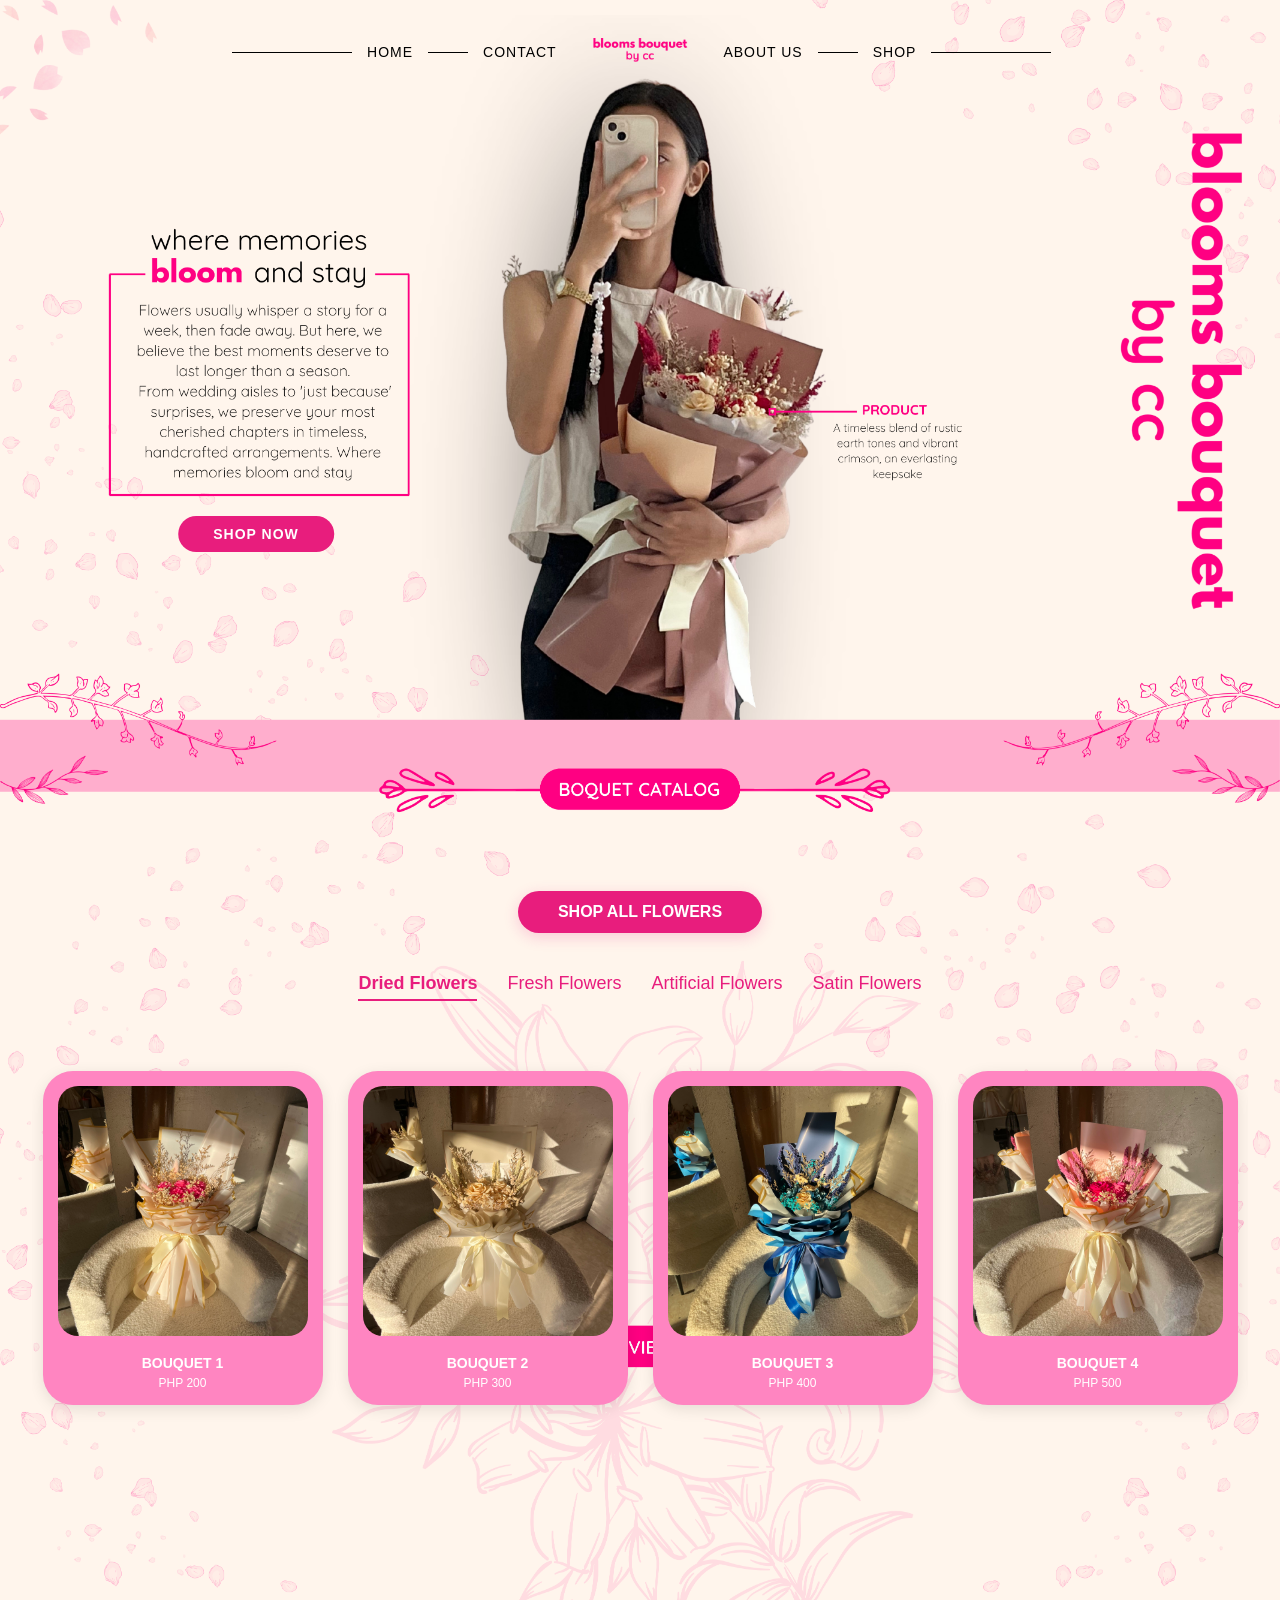
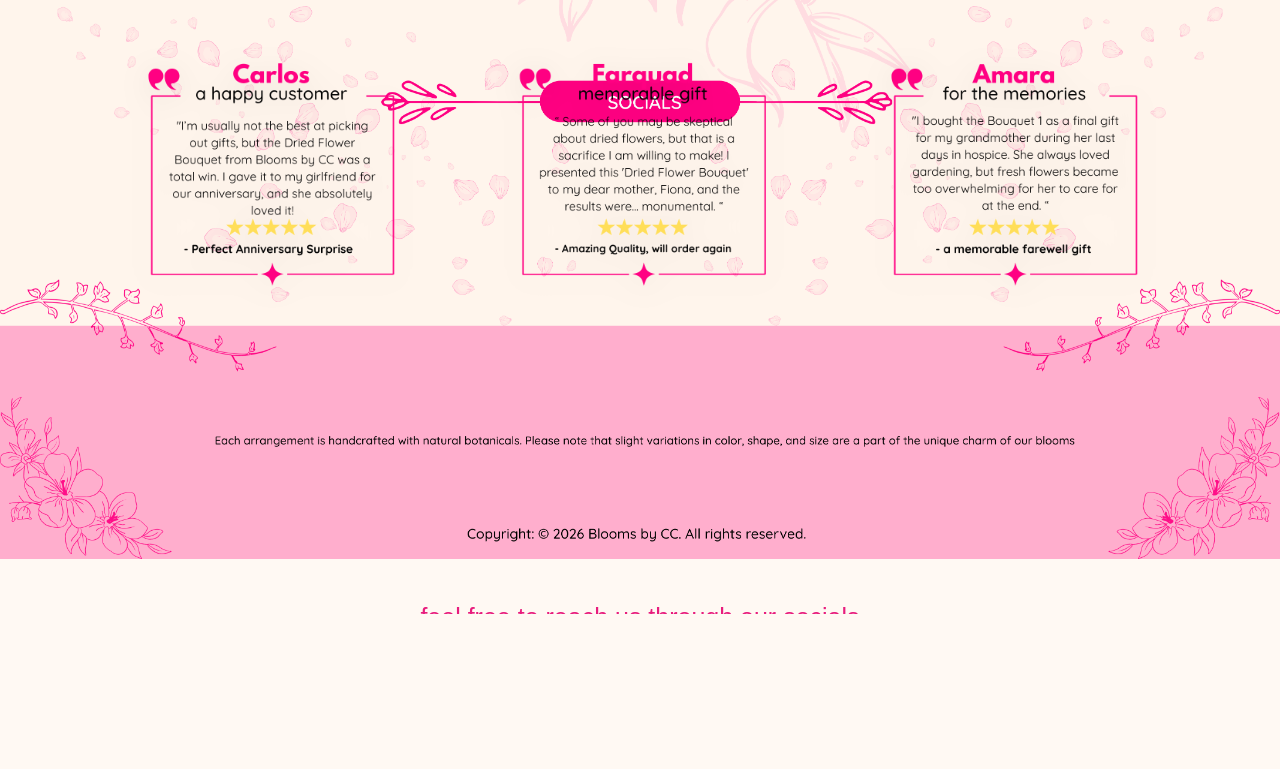
<file: index.html>
<!DOCTYPE html>
<html lang="en">
<head>

<!-- Google tag (gtag.js) -->
<script async src="https://www.googletagmanager.com/gtag/js?id=G-JG6QXKCS81"></script>
<script>
  window.dataLayer = window.dataLayer || [];
  function gtag(){dataLayer.push(arguments);}
  gtag('js', new Date());

  gtag('config', 'G-JG6QXKCS81');
</script>


    <meta charset="UTF-8">
    <meta name="viewport" content="width=device-width, initial-scale=1.0">
    <title>Blooms by CC</title>
    <link rel="stylesheet" href="style.css">
</head>
<body>
    <div class="main-background">
        <a href="shop.html" class="shop-now-btn">SHOP NOW</a>
        <nav class="navbar">
            <div class="nav-section">
                <span class="nav-line long"></span>
                <a href="index.html" class="nav-item">HOME</a>
                <span class="nav-line short"></span>
                <a href="contact.html" class="nav-item">CONTACT</a>
            </div>
            <div class="nav-logo">
                <img src="images/logo1.png" alt="Blooms by CC Logo">
            </div>
            <div class="nav-section">
                <a href="about.html" class="nav-item">ABOUT US</a>
                <span class="nav-line short"></span>
                <a href="shop.html" class="nav-item">SHOP</a>
                <span class="nav-line long"></span>
            </div>
        </nav>

        <section class="catalog-overlay">
            <div class="shop-now-container">
                <a href="shop.html" class="catalog-shop-btn">SHOP ALL FLOWERS</a>
                <div class="socials-container">
                    <p class="socials-text">feel free to reach us through our socials</p>
                    <div class="socials-icons">
                        <a href="https://www.facebook.com/profile.php?id=61555575451490" target="_blank" class="social-link"><img src="images/facebooklogo.png" alt="Facebook"></a>
                        <a href="https://www.facebook.com/profile.php?id=61555575451490" target="_blank" class="social-link"><img src="images/messengerlogo.png" alt="Messenger"></a>
                    </div>
                </div>
            </div>

            <div class="reviews-container">
                <div class="review-item"><img src="images/rev1.png" alt="Carlos Review"></div>
                <div class="review-item"><img src="images/rev2.png" alt="Farquaad Review"></div>
                <div class="review-item"><img src="images/rev3.png" alt="Amara Review"></div>
            </div>

            <div class="category-nav">
                <button class="cat-btn active" onclick="moveRibbon(0)">Dried Flowers</button>
                <button class="cat-btn" onclick="moveRibbon(1)">Fresh Flowers</button>
                <button class="cat-btn" onclick="moveRibbon(2)">Artificial Flowers</button>
                <button class="cat-btn" onclick="moveRibbon(3)">Satin Flowers</button>
            </div>

            <div class="gallery-viewport">
                <div class="slider-ribbon" id="flowerRibbon">
                    <div class="category-group">
                        <div class="card-grid">
                            <div class="flower-card"><img src="images/boq1.jpg"><div class="card-info"><h3>BOUQUET 1</h3><p>PHP 200</p></div></div>
                            <div class="flower-card"><img src="images/boq2.jpg"><div class="card-info"><h3>BOUQUET 2</h3><p>PHP 300</p></div></div>
                            <div class="flower-card"><img src="images/boq3.jpg"><div class="card-info"><h3>BOUQUET 3</h3><p>PHP 400</p></div></div>
                            <div class="flower-card"><img src="images/boq4.jpg"><div class="card-info"><h3>BOUQUET 4</h3><p>PHP 500</p></div></div>
                        </div>
                    </div>
                    <div class="category-group"><div class="card-grid"><div class="flower-card"><img src="images/comingsoon.png"></div><div class="flower-card"><img src="images/comingsoon.png"></div><div class="flower-card"><img src="images/comingsoon.png"></div><div class="flower-card"><img src="images/comingsoon.png"></div></div></div>
                    <div class="category-group"><div class="card-grid"><div class="flower-card"><img src="images/comingsoon.png"></div><div class="flower-card"><img src="images/comingsoon.png"></div><div class="flower-card"><img src="images/comingsoon.png"></div><div class="flower-card"><img src="images/comingsoon.png"></div></div></div>
                    <div class="category-group"><div class="card-grid"><div class="flower-card"><img src="images/comingsoon.png"></div><div class="flower-card"><img src="images/comingsoon.png"></div><div class="flower-card"><img src="images/comingsoon.png"></div><div class="flower-card"><img src="images/comingsoon.png"></div></div></div>
                </div>
            </div>
        </section>
    </div>
    <script src="app.js"></script>
</body>
</html>
</file>
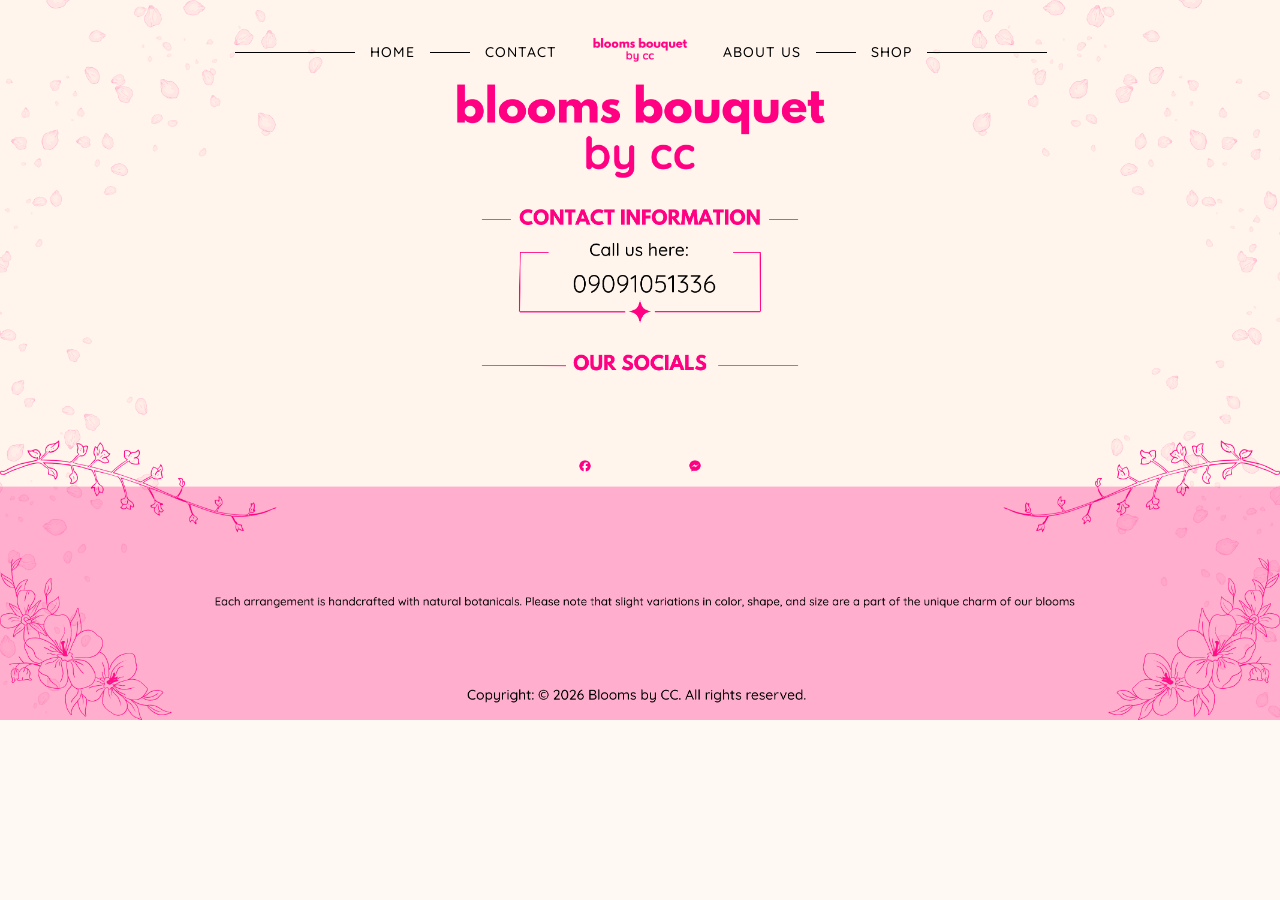
<file: contact.html>
<!DOCTYPE html>
<html lang="en">
<head>

<!-- Google tag (gtag.js) -->
<script async src="https://www.googletagmanager.com/gtag/js?id=G-JG6QXKCS81"></script>
<script>
  window.dataLayer = window.dataLayer || [];
  function gtag(){dataLayer.push(arguments);}
  gtag('js', new Date());

  gtag('config', 'G-JG6QXKCS81');
</script>

    <meta charset="UTF-8">
    <meta name="viewport" content="width=device-width, initial-scale=1.0">
    <title>Contact - Blooms by CC</title>
    <link rel="stylesheet" href="style.css">
    <link href="https://fonts.googleapis.com/css2?family=League+Spartan:wght@400;600&family=Quicksand:wght@400;500;700&display=swap" rel="stylesheet">
    <style>
        /* Specific styling to overlay social icons over the background image */
        .contact-container {
            position: relative;
            width: 100%;
            line-height: 0;
        }

        .contact-bg {
            width: 100%;
            height: auto;
            display: block;
        }

        .social-overlay {
            position: absolute;
            /* Adjust this percentage to move icons up or down based on your image */
            top: 65%; 
            left: 50%;
            transform: translate(-50%, -50%);
            display: flex;
            gap: 30px;
            line-height: normal;
        }

        .social-icon-btn {
            width: 50px; /* Adjust size of icons here */
            height: auto;
            transition: transform 0.2s ease;
        }

        .social-icon-btn:hover {
            transform: scale(1.1);
        }
    </style>
</head>
<body style="margin:0; padding:0; background-color: #FFF9F3;">

    <nav class="navbar">
        <div class="nav-section">
            <span class="nav-line long"></span>
            <a href="index.html" class="nav-item">HOME</a>
            <span class="nav-line short"></span>
            <a href="contact.html" class="nav-item">CONTACT</a>
        </div>

        <div class="nav-logo">
            <img src="images/logo1.png" alt="Blooms by CC Logo">
        </div>

        <div class="nav-section">
            <a href="about.html" class="nav-item">ABOUT US</a>
            <span class="nav-line short"></span>
            <a href="shop.html" class="nav-item">SHOP</a>
            <span class="nav-line long"></span>
        </div>
    </nav>

    <div class="contact-container">
        <img src="images/contact.png" alt="Contact Information" class="contact-bg">

        <div class="social-overlay">
            <a href="https://www.facebook.com/profile.php?id=61555575451490" target="_blank">
                <img src="images/facebooklogo.png" alt="Facebook" class="social-icon-btn">
            </a>
            <a href="https://m.me/61555575451490" target="_blank">
                <img src="images/messengerlogo.png" alt="Messenger" class="social-icon-btn">
            </a>
        </div>
    </div>

</body>
</html>
</file>
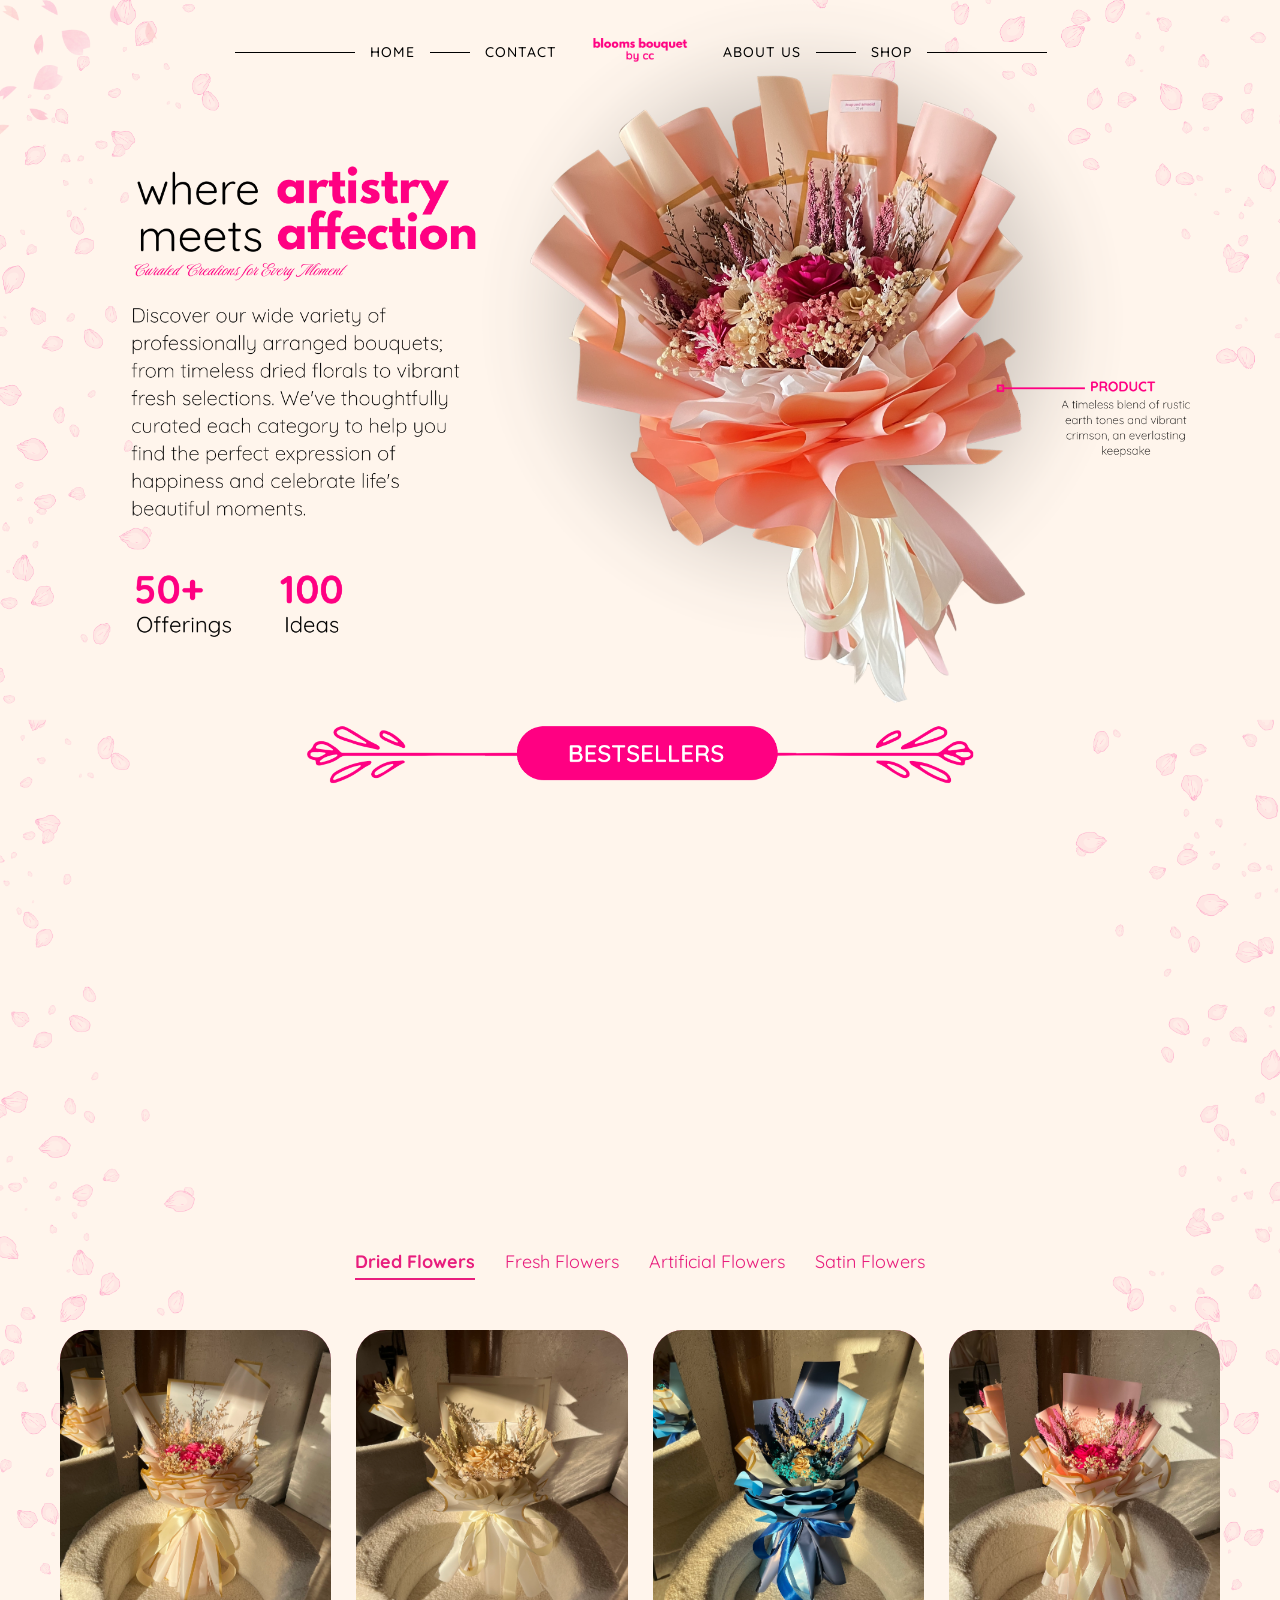
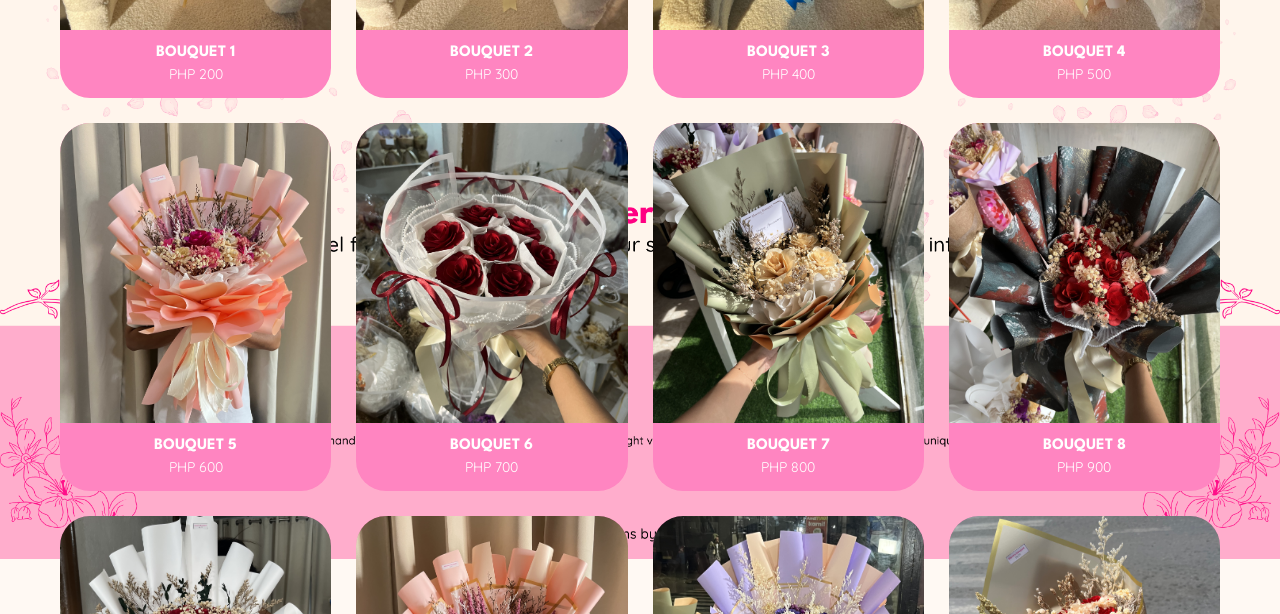
<file: shop.html>
<!DOCTYPE html>
<html lang="en">
<head>

<!-- Google tag (gtag.js) -->
<script async src="https://www.googletagmanager.com/gtag/js?id=G-JG6QXKCS81"></script>
<script>
  window.dataLayer = window.dataLayer || [];
  function gtag(){dataLayer.push(arguments);}
  gtag('js', new Date());

  gtag('config', 'G-JG6QXKCS81');
</script>


    <meta charset="UTF-8">
    <meta name="viewport" content="width=device-width, initial-scale=1.0">
    <title>Shop - Blooms by CC</title>
    <link rel="stylesheet" href="style.css">
    <link href="https://fonts.googleapis.com/css2?family=League+Spartan:wght@400;600&family=Quicksand:wght@400;500;700&display=swap" rel="stylesheet">
</head>
<body>

    <div class="shop-only-background">
        <nav class="navbar">
            <div class="nav-section">
                <span class="nav-line long"></span>
                <a href="index.html" class="nav-item">HOME</a>
                <span class="nav-line short"></span>
                <a href="contact.html" class="nav-item">CONTACT</a>
            </div>

            <div class="nav-logo">
                <img src="images/logo1.png" alt="Blooms by CC Logo">
            </div>

            <div class="nav-section">
                <a href="about.html" class="nav-item">ABOUT US</a>
                <span class="nav-line short"></span>
                <a href="shop.html" class="nav-item">SHOP</a>
                <span class="nav-line long"></span>
            </div>
        </nav>

        <section class="shop-content-overlay">
            <div class="category-nav">
                <button class="cat-btn active" onclick="slideShop(0, this)">Dried Flowers</button>
                <button class="cat-btn" onclick="slideShop(1, this)">Fresh Flowers</button>
                <button class="cat-btn" onclick="slideShop(2, this)">Artificial Flowers</button>
                <button class="cat-btn" onclick="slideShop(3, this)">Satin Flowers</button>
            </div>

            <div class="shop-viewport">
                <div class="shop-ribbon" id="shopRibbon">
                    
                    <div class="shop-section">
                        <div class="carousel-grid">
                            <a href="images/payment.png" target="_blank" class="card-link"><div class="carousel-card"><div class="card-media-stack"><img src="images/boq1.jpg" class="main-image"><div class="text-description"><h3>BOUQUET 1</h3><p>Click to pay via GCash QR code.</p></div></div><div class="card-meta"><p class="boq-name">BOUQUET 1</p><p class="boq-price">PHP 200</p></div></div></a>
                            <a href="images/payment.png" target="_blank" class="card-link"><div class="carousel-card"><div class="card-media-stack"><img src="images/boq2.jpg" class="main-image"><div class="text-description"><h3>BOUQUET 2</h3><p>Click to pay via GCash QR code.</p></div></div><div class="card-meta"><p class="boq-name">BOUQUET 2</p><p class="boq-price">PHP 300</p></div></div></a>
                            <a href="images/payment.png" target="_blank" class="card-link"><div class="carousel-card"><div class="card-media-stack"><img src="images/boq3.jpg" class="main-image"><div class="text-description"><h3>BOUQUET 3</h3><p>Click to pay via GCash QR code.</p></div></div><div class="card-meta"><p class="boq-name">BOUQUET 3</p><p class="boq-price">PHP 400</p></div></div></a>
                            <a href="images/payment.png" target="_blank" class="card-link"><div class="carousel-card"><div class="card-media-stack"><img src="images/boq4.jpg" class="main-image"><div class="text-description"><h3>BOUQUET 4</h3><p>Click to pay via GCash QR code.</p></div></div><div class="card-meta"><p class="boq-name">BOUQUET 4</p><p class="boq-price">PHP 500</p></div></div></a>
                            <a href="images/payment.png" target="_blank" class="card-link"><div class="carousel-card"><div class="card-media-stack"><img src="images/boq5.jpeg" class="main-image"><div class="text-description"><h3>BOUQUET 5</h3><p>Click to pay via GCash QR code.</p></div></div><div class="card-meta"><p class="boq-name">BOUQUET 5</p><p class="boq-price">PHP 600</p></div></div></a>
                            <a href="images/payment.png" target="_blank" class="card-link"><div class="carousel-card"><div class="card-media-stack"><img src="images/boq6.jpeg" class="main-image"><div class="text-description"><h3>BOUQUET 6</h3><p>Click to pay via GCash QR code.</p></div></div><div class="card-meta"><p class="boq-name">BOUQUET 6</p><p class="boq-price">PHP 700</p></div></div></a>
                            <a href="images/payment.png" target="_blank" class="card-link"><div class="carousel-card"><div class="card-media-stack"><img src="images/boq7.jpeg" class="main-image"><div class="text-description"><h3>BOUQUET 7</h3><p>Click to pay via GCash QR code.</p></div></div><div class="card-meta"><p class="boq-name">BOUQUET 7</p><p class="boq-price">PHP 800</p></div></div></a>
                            <a href="images/payment.png" target="_blank" class="card-link"><div class="carousel-card"><div class="card-media-stack"><img src="images/boq8.jpeg" class="main-image"><div class="text-description"><h3>BOUQUET 8</h3><p>Click to pay via GCash QR code.</p></div></div><div class="card-meta"><p class="boq-name">BOUQUET 8</p><p class="boq-price">PHP 900</p></div></div></a>
                            <a href="images/payment.png" target="_blank" class="card-link"><div class="carousel-card"><div class="card-media-stack"><img src="images/boq9.jpeg" class="main-image"><div class="text-description"><h3>BOUQUET 9</h3><p>Click to pay via GCash QR code.</p></div></div><div class="card-meta"><p class="boq-name">BOUQUET 9</p><p class="boq-price">PHP 1000</p></div></div></a>
                            <a href="images/payment.png" target="_blank" class="card-link"><div class="carousel-card"><div class="card-media-stack"><img src="images/boq10.jpeg" class="main-image"><div class="text-description"><h3>BOUQUET 10</h3><p>Click to pay via GCash QR code.</p></div></div><div class="card-meta"><p class="boq-name">BOUQUET 10</p><p class="boq-price">PHP 1100</p></div></div></a>
                            <a href="images/payment.png" target="_blank" class="card-link"><div class="carousel-card"><div class="card-media-stack"><img src="images/boq11.jpeg" class="main-image"><div class="text-description"><h3>BOUQUET 11</h3><p>Click to pay via GCash QR code.</p></div></div><div class="card-meta"><p class="boq-name">BOUQUET 11</p><p class="boq-price">PHP 1200</p></div></div></a>
                            <a href="images/payment.png" target="_blank" class="card-link"><div class="carousel-card"><div class="card-media-stack"><img src="images/boq12.jpeg" class="main-image"><div class="text-description"><h3>BOUQUET 12</h3><p>Click to pay via GCash QR code.</p></div></div><div class="card-meta"><p class="boq-name">BOUQUET 12</p><p class="boq-price">PHP 1300</p></div></div></a>
                        </div>
                    </div>

                    <div class="shop-section"><div class="coming-soon-container"><img src="images/comingsoon.png" class="coming-soon-img"></div></div>
                    <div class="shop-section"><div class="coming-soon-container"><img src="images/comingsoon.png" class="coming-soon-img"></div></div>
                    <div class="shop-section"><div class="coming-soon-container"><img src="images/comingsoon.png" class="coming-soon-img"></div></div>

                </div> 
            </div> 
        </section>
    </div>

    <script>
        function slideShop(index, btn) {
            const ribbon = document.getElementById('shopRibbon');
            ribbon.style.transform = `translateX(-${index * 25}%)`;
            const buttons = document.querySelectorAll('.cat-btn');
            buttons.forEach(b => b.classList.remove('active'));
            btn.classList.add('active');
        }
    </script>
</body>
</html>
</file>
<file: style.css>
html, body {
    overflow-x: hidden;
    overflow-y: auto;
    margin: 0;
    padding: 0;
}

/* 1. GLOBAL RESETS & FONTS */
@import url('https://fonts.googleapis.com/css2?family=League+Spartan:wght@600&display=swap');
@import url('https://fonts.googleapis.com/css2?family=Quicksand:wght@500;700&display=swap');

* {
    margin: 0;
    padding: 0;
    box-sizing: border-box;
}

body {
    background-color: #FFF9F3; 
    width: 100%;
    /* Hide scrollbars */
    -ms-overflow-style: none;  
    scrollbar-width: none;  
}

body::-webkit-scrollbar {
    display: none;
}

/* 2. BACKGROUND IMAGE */
.main-background {
    background-image: url('images/basepage.png');
    background-repeat: no-repeat;
    background-position: top center;
    background-size: 100% auto;
    width: 100%;
    aspect-ratio: 1000 / 1730; 
    position: relative;
    margin: 0;
}

/* 3. NAVIGATION BAR */
.navbar {
    position: absolute;
    top: 20px;
    left: 0;
    width: 100%;
    display: flex;
    justify-content: center;
    align-items: center;
    padding: 0 40px;
    z-index: 100;
    font-family: 'Quicksand', sans-serif;
}

.nav-section {
    display: flex;
    align-items: center;
    gap: 15px;
    flex: 1;
}

.nav-section:first-child { justify-content: flex-end; }
.nav-section:last-child { justify-content: flex-start; }

.nav-item {
    text-decoration: none;
    color: #000;
    font-size: 14px;
    letter-spacing: 1px;
    font-weight: 500;
}

.nav-logo img {
    height: 60px;
    margin: 0 30px;
}

.nav-line {
    height: 1px;
    background-color: #000;
}

.nav-line.long { width: 120px; }
.nav-line.short { width: 40px; }

/* 4. SHOP NOW BUTTON */
.shop-now-btn {
    position: absolute;
    top: 23.3%; /* Tiny tweak for better alignment */
    left: 20%; 
    background-color: #E81D7D;
    color: white;
    text-decoration: none;
    font-family: 'League Spartan', sans-serif;
    font-size: 14px;
    font-weight: 600;
    letter-spacing: 1px;
    padding: 10px 35px;
    border-radius: 50px;
    transition: 0.3s ease;
    z-index: 10;
    transform: translateX(-50%); /* Ensures it centers on the anchor point */
}

.shop-now-btn:hover {
    background-color: #C11768;
    transform: translateX(-50%) scale(1.05);
}

/* 5. CATALOG SECTION & CAROUSEL */
.catalog-overlay {
    position: absolute;
    top: 38%; /* Moves it up slightly into the lily space */
    left: 50%;
    transform: translateX(-50%);
    width: 95%;
    z-index: 5;
}

.category-nav {
    display: flex;
    justify-content: center;
    gap: 30px;
    margin-bottom: 30px;
}

.cat-btn {
    background: none;
    border: none;
    font-family: 'Quicksand', sans-serif;
    color: #E81D7D;
    font-size: 18px;
    cursor: pointer;
    padding-bottom: 5px;
    transition: 0.3s ease;
    border-bottom: 2px solid transparent;
}

.cat-btn.active {
    font-weight: 700;
    border-bottom: 2px solid #E81D7D;
}

/* THE SLIDER CORE */
.gallery-viewport {
    width: 100%;
    overflow: hidden; 
    padding: 40px 0;
}

/* This is the ribbon that actually moves */
.slider-ribbon {
    display: flex;
    width: 400%; /* 4 categories = 400% */
    transition: transform 0.8s cubic-bezier(0.45, 0, 0.55, 1);
}

/* Each group takes up 1/4 of the ribbon's width */
.category-group {
    width: 25%; 
    display: flex;
    justify-content: center;
}

.card-grid {
    display: flex;
    gap: 25px; /* Aesthetic margin between cards */
    justify-content: center;
    width: 100%;
}

/* 6. FLOWER CARDS */
.flower-card {
    background-color: #FF85C1;
    border-radius: 30px;
    padding: 15px;
    width: 280px; 
    text-decoration: none;
    transition: all 0.4s ease;
    box-shadow: 0 4px 15px rgba(0,0,0,0.1);
}

.flower-card img {
    width: 100%;
    border-radius: 20px;
    aspect-ratio: 1/1;
    object-fit: cover;
}

.flower-card:hover {
    transform: scale(1.08) translateY(-10px);
    background-color: #E81D7D;
    box-shadow: 0 15px 30px rgba(232, 29, 125, 0.4);
}

.card-info {
    color: white;
    text-align: center;
    font-family: 'League Spartan', sans-serif;
    margin-top: 15px;
}

.card-info h3 { font-size: 14px; margin-bottom: 5px; }
.card-info p { font-size: 12px; }

.shop-now-container {
    display: flex;
    justify-content: center;
    width: 100%;
    margin-top: 50px; /* This creates the gap between the cards and the button */
    padding-bottom: 40px; /* Extra space at the very bottom of the section */
    position: relative;
    z-index: 100;
}

.catalog-shop-btn {
    background-color: #E81D7D;
    color: white;
    text-decoration: none;
    font-family: 'League Spartan', sans-serif;
    font-size: 16px;
    font-weight: 600;
    padding: 12px 40px;
    border-radius: 50px;
    transition: 0.3s ease;
    box-shadow: 0 4px 15px rgba(232, 29, 125, 0.2);
}

.catalog-shop-btn:hover {
    background-color: #C11768;
    transform: translateY(-3px);
    box-shadow: 0 6px 20px rgba(232, 29, 125, 0.4);
}

.reviews-container {
    position: absolute;
    /* Adjust this percentage until the reviews sit right under the REVIEWS banner */
    top: 130%; 
    left: 43%;
    transform: translateX(-50%);
    width: 90%;
    display: flex;
    justify-content: center;
    gap: 20px;
    z-index: 10;
}

.review-item {
    flex: 1;
    max-width: 1000px;
}

.review-item img {
    width: 150%;
    height: auto;
    /* This makes them float nicely over the background petals */
    filter: drop-shadow(0 5px 15px rgba(0,0,0,0.1)); 
    transition: transform 0.3s ease;
}

.review-item img:hover {
    transform: scale(1.05);
}

.socials-container {
    position: absolute;
    /* Adjust this percentage until it sits perfectly under the SOCIALS banner */
    top: 1600%; 
    left: 50%;
    transform: translateX(-50%);
    text-align: center;
    width: 100%;
}

.socials-text {
    font-family: 'Quicksand', sans-serif; /* Matching your nav font */
    color: #E81D7D;
    font-size: 25px;
    margin-bottom: 20px;
    font-weight: 500;
}

.socials-icons {
    display: flex;
    justify-content: center;
    gap: 40px; /* Space between FB and Messenger logos */
}

.social-link img {
    width: 200px; /* Adjust size as needed */
    height: auto;
    transition: all 0.3s ease;
}

/* The Hover Effect */
.social-link img:hover {
    transform: scale(1.2) rotate(5deg);
    filter: drop-shadow(0 5px 15px rgba(232, 29, 125, 0.4));
}

/* Shop Starts here */

/* --- SHOP PAGE BASE STYLING --- */

.shop-only-background {
    background-image: url('images/shoppage.png');
    background-repeat: no-repeat;
    background-position: top center;
    background-size: 100% auto;
    width: 100%;
    /* Keep aspect ratio to match your background image height */
    aspect-ratio: 1000 / 1730; 
    position: relative;
    /* Prevents horizontal scrolling on the whole page */
    overflow-x: hidden; 
}

/* Fix navbar positioning for the shop page */
.shop-only-background .navbar {
    position: absolute;
    top: 20px;
    width: 100%;
    z-index: 100;
}

/* --- SHOP CONTENT OVERLAY --- */

.shop-content-overlay {
    position: relative;
    /* Adjust this margin to move the whole shop up or down */
    margin: 1250px auto 0 auto; 
    width: 95%;
    max-width: 1200px;
    z-index: 10;
}

/* THE VIEWPORT - The 'window' that hides the other categories */
.shop-viewport {
    width: 100%;
    overflow: hidden !important; 
    position: relative;
}

/* THE RIBBON - THIS IS THE KEY FIX */
.shop-ribbon {
    display: flex;
    flex-direction: row; /* Force categories side-by-side */
    width: 400%;        /* 4 categories = 400% width */
    transition: transform 0.6s cubic-bezier(0.45, 0, 0.55, 1);
    align-items: flex-start;
}

/* EACH CATEGORY SECTION */
.shop-section {
    width: 25%; /* Each section takes 1/4 of the 400% ribbon */
    flex-shrink: 0;
    display: flex;
    flex-direction: column;
    align-items: center;
    padding-bottom: 50px;
}

/* THE GRID FOR CARDS */
.carousel-grid {
    display: grid;
    grid-template-columns: repeat(4, 1fr);
    gap: 25px;
    width: 100%;
    padding: 20px;
}

/* --- FLOWER CARDS & HOVER EFFECTS --- */

.card-link {
    display: block;
    text-decoration: none;
    color: inherit;
    width: 100%;
    max-width: 280px;
    transition: transform 0.3s ease;
}

.carousel-card {
    border-radius: 30px;
    overflow: hidden;
    background: #FF85C1; /* Added background color to match your index cards */
    position: relative;
}

.card-media-stack {
    position: relative;
    width: 100%;
    height: 300px; /* Fixed height for consistency */
    overflow: hidden;
}

.main-image {
    width: 100%;
    height: 100%;
    object-fit: cover;
    transition: opacity 0.3s ease;
}

.text-description {
    position: absolute;
    top: 0;
    left: 0;
    width: 100%;
    height: 100%;
    background-color: rgba(232, 29, 125, 0.9); 
    color: white;
    font-family: 'Quicksand', sans-serif;
    padding: 20px;
    display: flex;
    flex-direction: column;
    justify-content: center;
    text-align: center;
    opacity: 0;
    transition: opacity 0.3s ease;
    z-index: 2;
}

/* --- THE FIX FOR VANISHING IMAGES --- */
.card-link:hover {
    transform: translateY(-10px);
}

.card-link:hover .main-image {
    opacity: 0; /* Image hides */
}

.card-link:hover .text-description {
    opacity: 1; /* Description shows */
}

.card-meta {
    padding: 15px;
    text-align: center;
}

.boq-name {
    color: white;
    font-family: 'League Spartan', sans-serif;
    font-weight: bold;
    font-size: 16px;
    margin-bottom: 5px;
}

.boq-price {
    color: white;
    font-family: 'Quicksand', sans-serif;
    font-size: 14px;
}

/* --- COMING SOON FIXES --- */

.coming-soon-container {
    width: 100%;
    min-height: 400px;
    display: flex;
    justify-content: center;
    align-items: center;
}

.coming-soon-img {
    max-width: 400px;
    height: auto;
    filter: drop-shadow(0 10px 20px rgba(0,0,0,0.1));
}

/* Final Global Force Fix for Scrollbars */
html, body {
    scrollbar-width: none;
    -ms-overflow-style: none;
}
body::-webkit-scrollbar {
    display: none;
}

/* --- ABOUT US PAGE (New Section) --- */

/* Force the body to allow scrolling on the very tall image */
.about-page {
    margin: 0;
    padding: 0;
    overflow-x: hidden;
    overflow-y: auto;
}

.about-background {
    /* Path to your About Us image */
    background-image: url('images/aboutus.png'); 
    background-repeat: no-repeat;
    background-position: top center;
    background-size: 100% auto; /* Scaled to width, height is natural */
    width: 100%;
    
    /* CRITICAL FIX: The specific aspect ratio of that long PNG */
    /* Check the original image file properties for height vs width to adjust these numbers */
    /* This ensures the browser knows the full shape to scroll to */
    aspect-ratio: 1000 / 1730; 
    
    position: relative;
    min-height: 100vh; /* Minimum 1 full screen height */
}

/* If you use margins on your text/divs, target them like this: */
.about-background h1 {
    margin-top: 500px; /* Precise positioning from the top of the PNG */
}

.about-container {
    width: 100%;
    margin: 0;
    padding: 0;
    background-color: #FFF9F3; /* Matches your body color */
}

.about-full-img {
    display: block;
    width: 100%;
    height: auto;
    margin: 0 auto;
}

/* Ensure the navbar stays visible over the image */
.about-container + .navbar {
    position: absolute;
    top: 20px;
}

.social-icon-btn {
    /* Increase this value to make the logos larger */
    width: 200px; 
    height: auto;
    transition: transform 0.2s ease;
    /* Optional: Ensure they have enough space between them */
    margin: 0 15px; 
}

/* Adjust the container position if the larger size moves them off-center */
.social-overlay {
    position: absolute;
    top: 57%; /* Adjust this % if the larger icons hit the text above */
    left: 50%;
    transform: translate(-50%, -50%);
    display: flex;
    gap: 40px; /* Increased gap to accommodate larger icons */
    line-height: normal;
}
</file>
